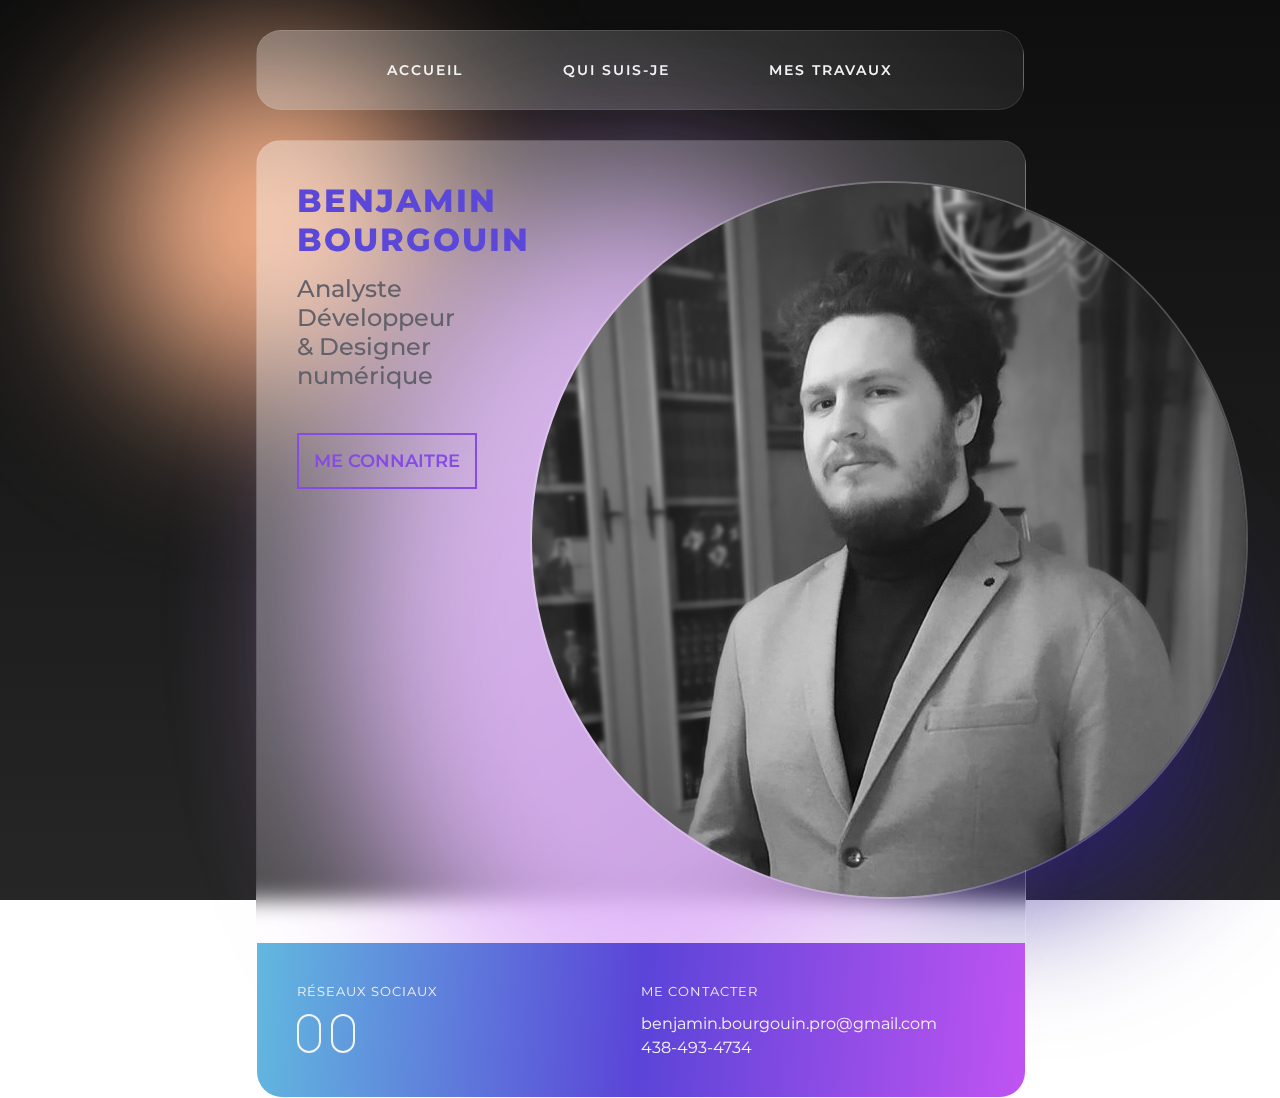
<file: index.html>
<!DOCTYPE html>
<html lang="fr">

<head>
    <meta charset="UTF-8">
    <meta http-equiv="X-UA-Compatible" content="IE=edge">
    <meta name="viewport" content="width=device-width, initial-scale=1.0">
    <title>Benjamin Bourgouin | Portfolio</title>
    <link rel="stylesheet" href="css/style.css">
    <link rel="preconnect" href="https://fonts.googleapis.com">
    <link rel="preconnect" href="https://fonts.gstatic.com" crossorigin>
    <link
        href="https://fonts.googleapis.com/css2?family=Montserrat:ital,wght@0,100;0,200;0,300;0,400;0,500;0,600;0,700;0,800;0,900;1,100;1,200;1,300;1,400;1,500;1,600;1,700;1,800;1,900&display=swap"
        rel="stylesheet">
    <link rel='stylesheet' href='https://cdn-uicons.flaticon.com/uicons-brands/css/uicons-brands.css'>
</head>

<body>
    <div class="background"></div>
    <header>
        <nav class="menu">
            <ul>
                <li><a href="#" class="uppercase">Accueil</a></li>
                <li><a href="pages/infos.html" class="uppercase">Qui suis-je</a></li>
                <li><a href="pages/work.html" class="uppercase">Mes travaux</a></li>
            </ul>
        </nav>
    </header>

    <div class="card">
        <main>
            <section>
                <article class="infos">
                    <h1 class="uppercase">Benjamin Bourgouin</h1>
                    <h2>
                        Analyste Développeur
                        <span>& Designer numérique</span>
                    </h2>
                    <a href="files/CV_BenjaminBourgouin.pdf" class="uppercase" download="CV_BenjaminBourgouin"
                        title="Téléchargez mon CV | Benjamin Bourgouin">Me
                        connaitre</a>
                </article>
                <article class="photo">
                    <img src="images/photo/photo-personnelle-benjamin-bourgouin.jpg"
                        alt="Une photo de moi | Benjamin Bourgouin">
                </article>
            </section>

            <footer>
                <article>
                    <p class="uppercase">Réseaux sociaux</p>
                    <div class="socials">
                        <a class="social" title="Contactez-moi sur LinkedIn | Benjamin Bourgouin">
                            <img src="images/socials/linkedin.svg" alt="Logo de LinkedIn | Benjamin Bourgouin" />
                        </a>
                        <a class="social" title="Découvrez mes travaux sur GitHub | Benjamin Bourgouin">
                            <img src="images/socials/github.svg" alt="Logo de GitHub | Benjamin Bourgouin" />
                        </a>
                    </div>
                </article>
                <article class="mail">
                    <p class="uppercase">Me contacter</p>
                    <a href="mailto:benjamin.bourgouin.pro@gmail.com?subject=Prise de contact depuis le portfolio"
                        title="Contactez-moi par courriel | Benjamin Bourgouin">benjamin.bourgouin.pro@gmail.com</a>
                    <p class="phone">438-493-4734</p>
                </article>
            </footer>
        </main>
    </div>
</body>

</html>
</file>
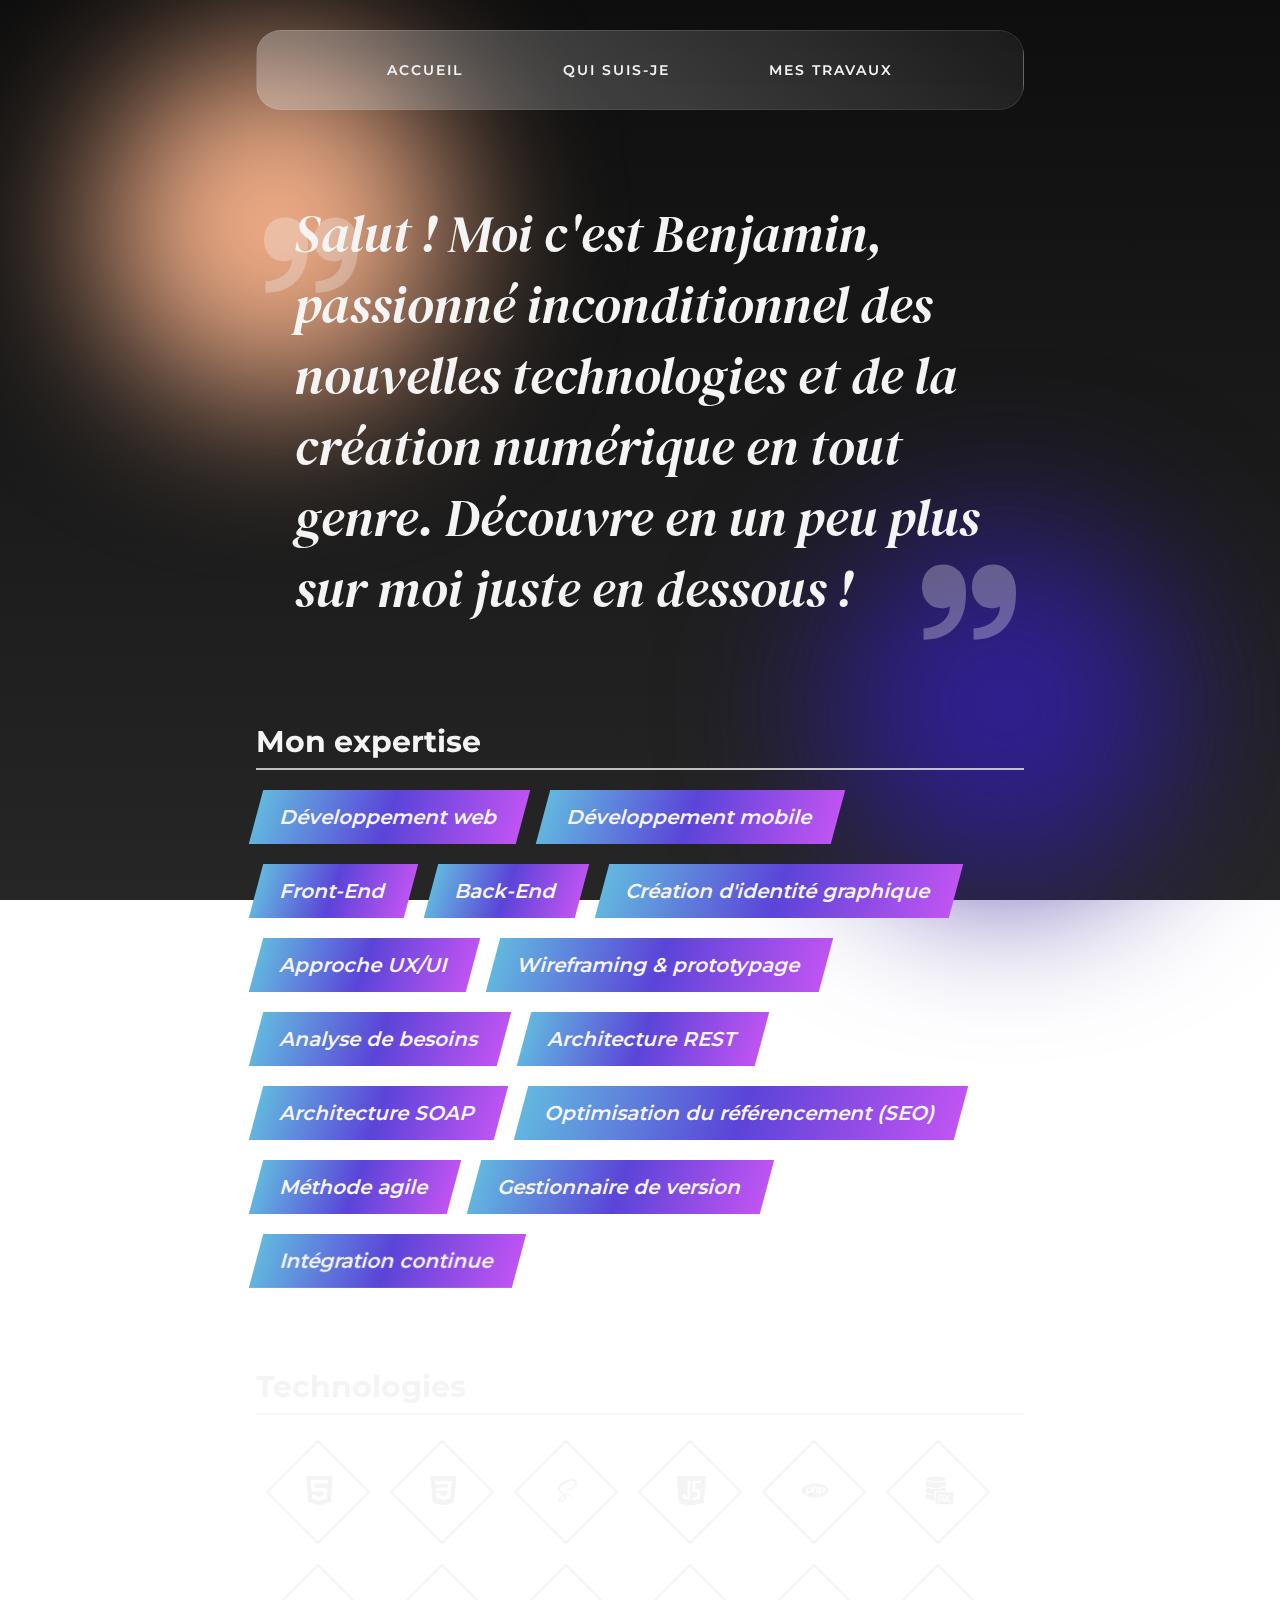
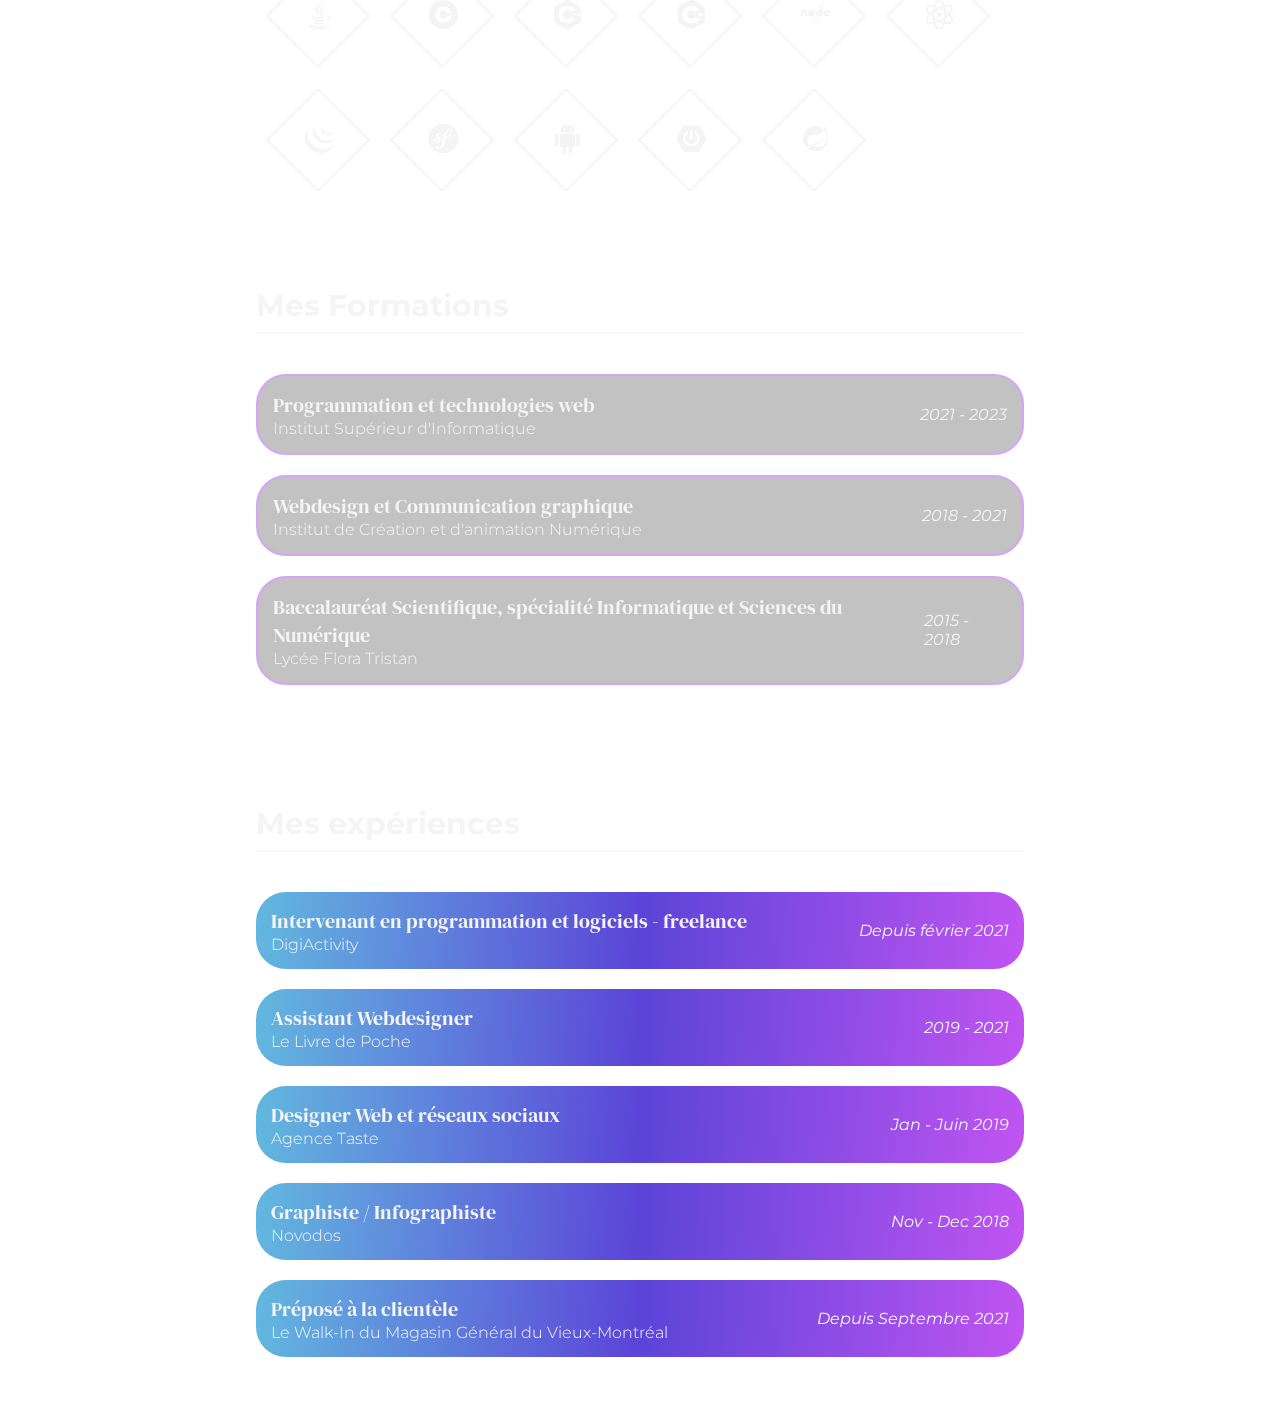
<file: pages/infos.html>
<!DOCTYPE html>
<html lang="fr">

<head>
    <meta charset="UTF-8">
    <meta http-equiv="X-UA-Compatible" content="IE=edge">
    <meta name="viewport" content="width=device-width, initial-scale=1.0">
    <title>Qui suis-je ? | Benjamin Bourgouin</title>
    <link rel="stylesheet" href="../css/style.css">
    <link rel="preconnect" href="https://fonts.googleapis.com">
    <link rel="preconnect" href="https://fonts.gstatic.com" crossorigin>
    <link
        href="https://fonts.googleapis.com/css2?family=Montserrat:ital,wght@0,100;0,200;0,300;0,400;0,500;0,600;0,700;0,800;0,900;1,100;1,200;1,300;1,400;1,500;1,600;1,700;1,800;1,900&display=swap"
        rel="stylesheet">
    <link href="https://fonts.googleapis.com/css2?family=DM+Serif+Display:ital@0;1&display=swap" rel="stylesheet">
    <link href="https://fonts.googleapis.com/css2?family=Montagu+Slab:wght@100;200;300;400;500;600;700&display=swap"
        rel="stylesheet">
    <script src="../script/infos.js"></script>
</head>

<body>
    <div class="background"></div>
    <header>
        <nav class="menu">
            <ul>
                <li><a href="../index.html" class="uppercase">Accueil</a></li>
                <li><a href="#" class="uppercase">Qui suis-je</a></li>
                <li><a href="work.html" class="uppercase">Mes travaux</a></li>
            </ul>
        </nav>
    </header>

    <main class="infos">
        <div class="quote">
            <p><strong>
                    Salut ! Moi c'est Benjamin, passionné inconditionnel des nouvelles technologies et de la création
                    numérique en tout genre. Découvre en un peu plus sur moi juste en dessous !
                </strong></p>
        </div>

        <section class="expertise">
            <h1>Mon expertise</h1>
            <ul id="expertiseContainer"></ul>
        </section>
        <div class="clear"></div>

        <section class="technologies">
            <h2>Technologies</h2>
            <ul id="technologiesContainer"></ul>
        </section>
        <div class="clear"></div>

        <section class="formations">
            <h2>Mes Formations</h2>
            <ul id="formationsContainer"></ul>
        </section>
        <div class="clear"></div>

        <section class="experiences">
            <h2>Mes expériences</h2>
            <ul id="experiencesContainer"></ul>
        </section>
        <div class="clear"></div>
    </main>

    <script>
        const SETTINGS = {
            expertise: {
                area: document.getElementById('expertiseContainer'),
                all: {
                    expertise1: {
                        id: 1,
                        name: 'Développement web'
                    },
                    expertise2: {
                        id: 2,
                        name: 'Développement mobile'
                    },
                    expertise3: {
                        id: 3,
                        name: 'Front-End'
                    },
                    expertise4: {
                        id: 4,
                        name: 'Back-End'
                    }
                    ,
                    expertise5: {
                        id: 5,
                        name: "Création d'identité graphique"
                    },
                    expertise6: {
                        id: 6,
                        name: 'Approche UX/UI'
                    },
                    expertise7: {
                        id: 7,
                        name: 'Wireframing & prototypage'
                    },
                    expertise8: {
                        id: 8,
                        name: 'Analyse de besoins'
                    },
                    expertise9: {
                        id: 9,
                        name: 'Architecture REST'
                    },
                    expertise10: {
                        id: 10,
                        name: 'Architecture SOAP'
                    },
                    expertise11: {
                        id: 11,
                        name: 'Optimisation du référencement (SEO)'
                    },
                    expertise12: {
                        id: 12,
                        name: 'Méthode agile'
                    },
                    expertise13: {
                        id: 13,
                        name: 'Gestionnaire de version'
                    },
                    expertise14: {
                        id: 14,
                        name: 'Intégration continue'
                    }
                }
            },
            technologies: {
                area: document.getElementById('technologiesContainer'),
                all: {
                    techno1: {
                        id: 1,
                        name: '../images/technologies/html.svg'
                    },
                    techno2: {
                        id: 2,
                        name: '../images/technologies/css.svg'
                    },
                    techno3: {
                        id: 3,
                        name: '../images/technologies/sass.svg'
                    },
                    techno4: {
                        id: 4,
                        name: '../images/technologies/javascript.svg'
                    },
                    techno5: {
                        id: 5,
                        name: '../images/technologies/php.svg'
                    },
                    techno6: {
                        id: 6,
                        name: '../images/technologies/sql.svg'
                    },
                    techno7: {
                        id: 7,
                        name: '../images/technologies/java.svg'
                    },
                    techno8: {
                        id: 8,
                        name: '../images/technologies/c.svg'
                    },
                    techno9: {
                        id: 9,
                        name: '../images/technologies/cpp.svg'
                    },
                    techno10: {
                        id: 10,
                        name: '../images/technologies/c-sharp.svg'
                    },
                    techno11: {
                        id: 11,
                        name: '../images/technologies/node.svg'
                    },
                    techno12: {
                        id: 12,
                        name: '../images/technologies/react.svg'
                    },
                    techno13: {
                        id: 13,
                        name: '../images/technologies/jquery.svg'
                    },
                    techno14: {
                        id: 14,
                        name: '../images/technologies/symfony.svg'
                    },
                    techno15: {
                        id: 15,
                        name: '../images/technologies/android.svg'
                    },
                    techno16: {
                        id: 16,
                        name: '../images/technologies/swift.svg'
                    },
                    techno17: {
                        id: 17,
                        name: '../images/technologies/spring.svg'
                    },
                    techno16: {
                        id: 16,
                        name: '../images/technologies/springboot.svg'
                    }
                }
            },
            formations: {
                area: document.getElementById('formationsContainer'),
                all: {
                    formation1: {
                        id: 1,
                        name: 'Programmation et technologies web',
                        schoolName: "Institut Supérieur d'Informatique",
                        year: '2021 - 2023'
                    },
                    formation2: {
                        id: 2,
                        name: 'Webdesign et Communication graphique',
                        schoolName: "Institut de Création et d'animation Numérique",
                        year: '2018 - 2021'
                    }
                    ,
                    formation3: {
                        id: 3,
                        name: 'Baccalauréat Scientifique, spécialité Informatique et Sciences du Numérique',
                        schoolName: "Lycée Flora Tristan",
                        year: '2015 - 2018'
                    }
                }
            },
            experiences: {
                area: document.getElementById('experiencesContainer'),
                all: {
                    experience1: {
                        id: 1,
                        jobName: 'Intervenant en programmation et logiciels - freelance',
                        jobLocation: 'DigiActivity',
                        date: 'Depuis février 2021'
                    },
                    experience2: {
                        id: 2,
                        jobName: 'Assistant Webdesigner',
                        jobLocation: 'Le Livre de Poche',
                        date: '2019 - 2021'
                    },
                    experience3: {
                        id: 3,
                        jobName: 'Designer Web et réseaux sociaux',
                        jobLocation: 'Agence Taste',
                        date: 'Jan - Juin 2019'
                    },
                    experience4: {
                        id: 4,
                        jobName: 'Graphiste / Infographiste',
                        jobLocation: 'Novodos',
                        date: 'Nov - Dec 2018'
                    },
                    experience5: {
                        id: 5,
                        jobName: 'Préposé à la clientèle',
                        jobLocation: 'Le Walk-In du Magasin Général du Vieux-Montréal',
                        date: 'Depuis Septembre 2021'
                    }
                }
            }
        }
        Informations.init(SETTINGS)
    </script>
</body>

</html>
</file>
<file: css/style.css>
* {
  margin: 0;
  padding: 0;
  font-family: "Montserrat", sans-serif; }

.uppercase {
  text-transform: uppercase; }

.clear {
  clear: both; }

.background {
  height: 100vh;
  width: 100%;
  background: linear-gradient(to bottom, #0e0e0e 0%, #262626 100%);
  padding: 30px 0 0 0;
  box-sizing: border-box;
  position: fixed;
  left: 0;
  top: 0;
  z-index: -1; }
  .background::before, .background::after {
    position: absolute;
    content: '';
    width: 350px;
    height: 350px;
    border-radius: 1000px;
    filter: blur(5rem); }
  .background::before {
    top: 50px;
    left: 100px;
    background-color: #F5B089; }
  .background::after {
    bottom: 20px;
    right: 100px;
    background-color: #2F1F93;
    z-index: 0; }

header {
  width: 60%;
  height: auto;
  margin: 30px auto;
  background-image: linear-gradient(45deg, rgba(255, 255, 255, 0.3) 0%, rgba(255, 255, 255, 0.05));
  border: 1px solid rgba(255, 255, 255, 0.1);
  border-radius: 25px;
  padding: 30px;
  box-sizing: border-box;
  backdrop-filter: blur(10.5px);
  -webkit-backdrop-filter: blur(10.5px); }
  header .menu {
    width: 100%; }
    header .menu ul {
      list-style: none;
      display: flex;
      justify-content: space-evenly;
      align-items: center; }
      header .menu ul li {
        font-family: "Montserrat", sans-serif;
        text-transform: uppercase;
        letter-spacing: 2px;
        font-weight: 600;
        font-size: 14px; }
        header .menu ul li a {
          text-decoration: none;
          color: #f4f4f4; }

.card {
  width: 60%;
  height: auto;
  margin: auto;
  position: relative;
  z-index: 9; }
  .card::before {
    content: '';
    position: absolute;
    top: 5%;
    left: 10%;
    width: 80%;
    height: 90%;
    background: #D8A4F7;
    border-radius: 60%;
    filter: blur(5rem);
    opacity: 0.9; }
  .card main {
    width: 100%;
    height: auto;
    background-image: radial-gradient(circle at -8% 10%, rgba(255, 255, 255, 0.4) 0%, rgba(255, 255, 255, 0.01) 100%);
    border: 1px solid rgba(255, 255, 255, 0.1);
    border-radius: 25px;
    backdrop-filter: blur(10.5px);
    -webkit-backdrop-filter: blur(10.5px);
    z-index: 10; }
    .card main section,
    .card main footer {
      padding: 40px;
      box-sizing: border-box; }
    .card main section {
      width: 100%;
      display: flex;
      align-items: flex-start;
      justify-content: space-between; }
      .card main section article.infos {
        width: 60%; }
        .card main section article.infos h1 {
          color: #5B48D8;
          font-size: 32px;
          font-weight: 800;
          letter-spacing: 2px; }
        .card main section article.infos h2 {
          color: #62616B;
          font-size: 24px;
          font-weight: 500;
          margin: 15px 0 60px 0; }
          .card main section article.infos h2 span {
            width: 100%;
            display: block; }
        .card main section article.infos a {
          font-size: 18px;
          font-weight: 600;
          color: #854BE3;
          border: 2px solid #854BE3;
          padding: 15px;
          box-sizing: border-box;
          text-decoration: none; }
      .card main section article.photo img {
        border-radius: 1000px;
        border: 2px solid rgba(255, 255, 255, 0.25); }
    .card main footer {
      background-image: linear-gradient(94deg, #62B8DF 0%, #5B44D8 50%, #C054F2 100%);
      border-bottom-left-radius: 25px;
      border-bottom-right-radius: 25px;
      display: flex;
      align-items: flex-start;
      justify-content: flex-start; }
      .card main footer article {
        width: 50%; }
        .card main footer article p {
          color: #f4f4f4; }
          .card main footer article p:first-child {
            margin: 0 0 15px 0;
            font-size: 13px;
            letter-spacing: 1px; }
        .card main footer article .socials {
          display: flex;
          justify-content: flex-start;
          align-items: flex-start; }
          .card main footer article .socials .social {
            display: block;
            border: 2px solid #f4f4f4;
            border-radius: 50px;
            padding: 8px 10px;
            box-sizing: border-box;
            margin: 0 10px 0 0; }
        .card main footer article.mail a {
          display: block;
          color: #f4f4f4;
          text-decoration: none;
          margin: 0 0 5px 0; }

main.infos {
  width: 60%;
  height: auto;
  margin: auto; }
  main.infos .quote {
    margin: 50px 0;
    padding: 5%;
    box-sizing: border-box;
    position: relative; }
    main.infos .quote::before, main.infos .quote::after {
      content: '"';
      font-family: "Montagu Slab", serif;
      position: absolute;
      color: #f4f4f4;
      font-size: 200px;
      font-weight: bold;
      opacity: 0.3;
      z-index: 1; }
    main.infos .quote::before {
      top: 0;
      left: 0; }
    main.infos .quote::after {
      right: 0;
      bottom: -100px; }
    main.infos .quote p {
      color: #f4f4f4;
      font-size: 52px;
      font-family: "DM Serif Display", serif;
      font-style: italic;
      z-index: 10; }
      main.infos .quote p strong {
        font-family: "DM Serif Display", serif;
        font-style: italic;
        font-weight: 500; }
  main.infos section.expertise {
    width: 100%;
    height: auto;
    margin: 60px 0; }
    main.infos section.expertise h1, main.infos section.expertise h2 {
      color: #f4f4f4;
      font-size: 30px;
      position: relative;
      margin: 0 0 30px 0; }
      main.infos section.expertise h1::after, main.infos section.expertise h2::after {
        content: "";
        position: absolute;
        left: 0;
        bottom: -10px;
        height: 2px;
        width: 100%;
        background: #f4f4f4;
        opacity: 0.75; }
    main.infos section.expertise ul {
      list-style: none; }
      main.infos section.expertise ul li {
        float: left;
        width: auto;
        padding: 15px 25px;
        box-sizing: border-box;
        background-image: linear-gradient(94deg, #62B8DF 0%, #5B44D8 50%, #C054F2 100%);
        margin: 0 20px 20px 0;
        transform: skewX(-15deg); }
        main.infos section.expertise ul li p {
          color: #f4f4f4;
          font-weight: 600;
          font-size: 20px; }
  main.infos section.technologies {
    width: 100%;
    height: auto;
    margin: 60px 0; }
    main.infos section.technologies h1, main.infos section.technologies h2 {
      color: #f4f4f4;
      font-size: 30px;
      position: relative;
      margin: 0 0 30px 0; }
      main.infos section.technologies h1::after, main.infos section.technologies h2::after {
        content: "";
        position: absolute;
        left: 0;
        bottom: -10px;
        height: 2px;
        width: 100%;
        background: #f4f4f4;
        opacity: 0.75; }
    main.infos section.technologies ul {
      list-style: none;
      padding: 20px 0 0 0;
      box-sizing: border-box; }
      main.infos section.technologies ul li {
        float: left;
        width: auto;
        padding: 18px 20px;
        box-sizing: border-box;
        border: 2px solid #f4f4f4;
        margin: 0 25px 50px 25px;
        transform: rotate(45deg); }
        main.infos section.technologies ul li img {
          width: 30px;
          height: 30px;
          transform: rotate(-45deg); }
  main.infos section.formations {
    width: 100%;
    height: auto;
    margin: 60px 0; }
    main.infos section.formations h1, main.infos section.formations h2 {
      color: #f4f4f4;
      font-size: 30px;
      position: relative;
      margin: 0 0 30px 0; }
      main.infos section.formations h1::after, main.infos section.formations h2::after {
        content: "";
        position: absolute;
        left: 0;
        bottom: -10px;
        height: 2px;
        width: 100%;
        background: #f4f4f4;
        opacity: 0.75; }
    main.infos section.formations ul {
      list-style: none;
      padding: 20px 0 0 0;
      box-sizing: border-box; }
      main.infos section.formations ul li {
        width: 100%;
        border: 2px solid #D8A4F7;
        padding: 15px;
        box-sizing: border-box;
        border-radius: 30px;
        margin: 0 0 20px 0;
        display: flex;
        align-items: center;
        justify-content: space-between;
        background: rgba(10, 10, 10, 0.25); }
        main.infos section.formations ul li p {
          color: #f4f4f4;
          font-size: 16px; }
          main.infos section.formations ul li p.formationName {
            font-size: 20px;
            font-family: "DM Serif Display", serif; }
          main.infos section.formations ul li p.schoolName {
            font-weight: 300; }
          main.infos section.formations ul li p.year {
            font-style: italic; }
  main.infos section.experiences {
    width: 100%;
    height: auto;
    margin: 60px 0; }
    main.infos section.experiences h1, main.infos section.experiences h2 {
      color: #f4f4f4;
      font-size: 30px;
      position: relative;
      margin: 0 0 30px 0; }
      main.infos section.experiences h1::after, main.infos section.experiences h2::after {
        content: "";
        position: absolute;
        left: 0;
        bottom: -10px;
        height: 2px;
        width: 100%;
        background: #f4f4f4;
        opacity: 0.75; }
    main.infos section.experiences ul {
      list-style: none;
      padding: 20px 0 0 0;
      box-sizing: border-box; }
      main.infos section.experiences ul li {
        width: 100%;
        padding: 15px;
        box-sizing: border-box;
        border-radius: 30px;
        margin: 0 0 20px 0;
        display: flex;
        align-items: center;
        justify-content: space-between;
        background-image: linear-gradient(94deg, #62B8DF 0%, #5B44D8 50%, #C054F2 100%); }
        main.infos section.experiences ul li p {
          color: #f4f4f4;
          font-size: 16px; }
          main.infos section.experiences ul li p.jobName {
            font-size: 20px;
            font-family: "DM Serif Display", serif; }
          main.infos section.experiences ul li p.jobLocation {
            font-weight: 300; }
          main.infos section.experiences ul li p.date {
            font-style: italic; }

/*# sourceMappingURL=style.css.map */
</file>
